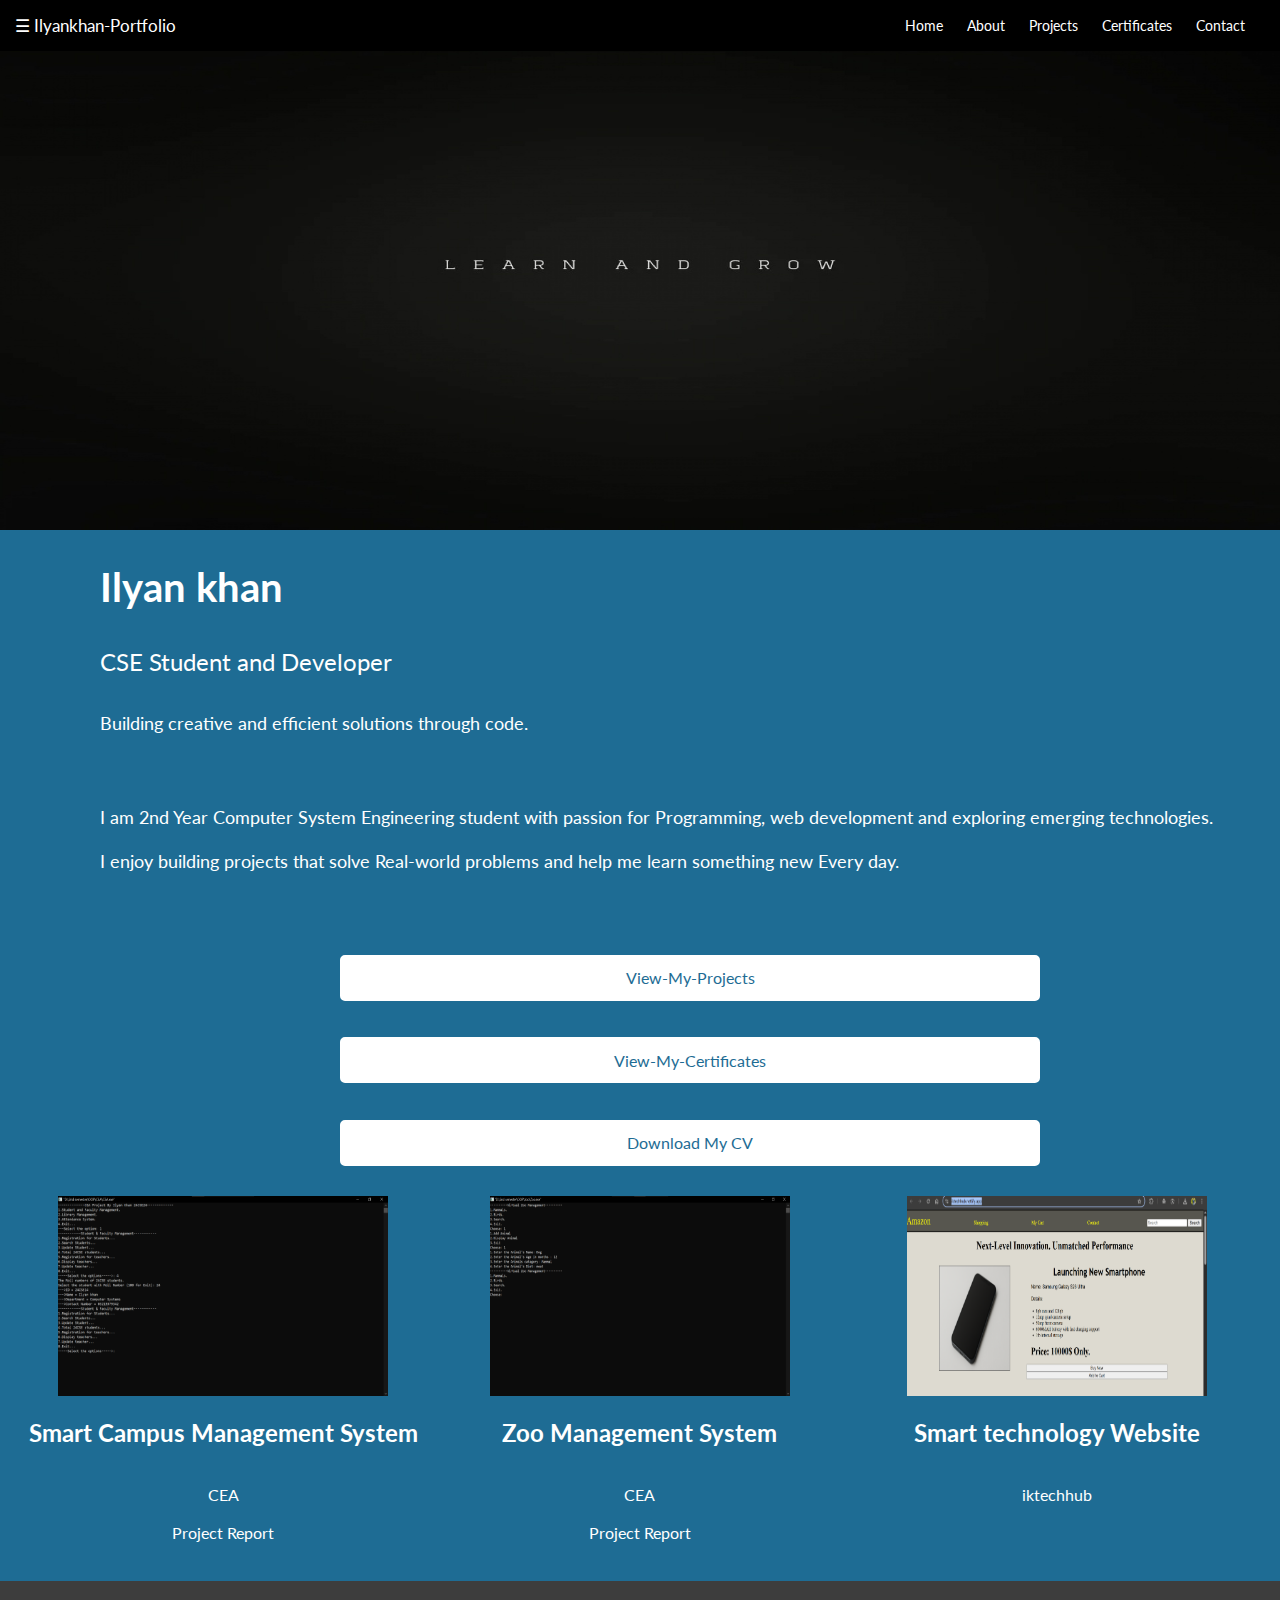
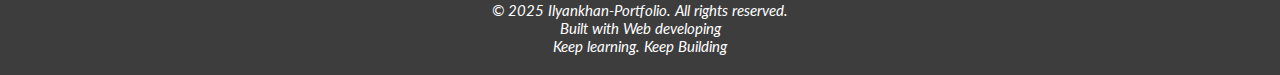
<file: index.html>
<!DOCTYPE html>
<html lang="en">
<head>
    <meta charset="UTF-8">
    <meta name="viewport" content="width=device-width, initial-scale=1.0">
    <title>Ilyankhan-Portfolio</title>
    <link rel="icon" href="favicon.svg" type="image/x-icon">
    <link rel="stylesheet" href="Style.css">
    <link rel="preconnect" href="https://fonts.googleapis.com">
<link rel="preconnect" href="https://fonts.gstatic.com" crossorigin>
<link href="https://fonts.googleapis.com/css2?family=Lato:ital,wght@0,100;0,300;0,400;0,700;0,900;1,100;1,300;1,400;1,700;1,900&display=swap" rel="stylesheet">
</head>
<body>
<!--Navigation bar-->
<div id="navbar">
   <div id="name"><Label >&#9776;  Ilyankhan-Portfolio</Label></div>
   <div id="menu">
    <a class="nav" href="index.html">Home</a>
    <a class="nav" href="About-me.html" >About</a>
    <a class="nav" href="Projects.html">Projects</a>
    <a class="nav" href="Certificates.html">Certificates</a>
    <a class="nav" href="contact me.html">Contact</a>
    </div>
</div>
<!--Home Section-->

<img id="bg" src="bg.jpg" alt="Background image">
<div id="div1">
    <h3 id="h1">Ilyan khan</h3><br>
    <p id="p1">CSE Student and Developer</p><br>
    <p id="p2">Building creative and efficient solutions through code.</p><br><br>
    <p id="p2">I am 2nd Year Computer System Engineering student with passion for Programming, web development and exploring emerging technologies.<br><br>I enjoy building projects that solve Real-world problems and help me learn something new Every day.</p><br><br>
    <div id="Buttons">
    <button id="b1" onclick="window.location.href='Projects.html'" >View-My-Projects</button><br><br>
    <button id="b1" onclick="window.location.href='Certificates.html'" >View-My-Certificates</button><br><br>
    <button id="b1"  onclick="window.open('CV.pdf','_blank' )">Download My CV</button>
    </div>
</div>
<!--PIC 1-->
<div id="div2">
    <div id="pic1">
<img src="cea.png" alt="CEA photo" id="cea" height="200px" width="330px"><br>
<br><div id="l1"><h2>Smart Campus Management System</h2></div>
<br><br><div id="dec1"><p id="dec">
    <span id="span1"><a id="NUL" target="blank" href="https://drive.google.com/file/d/14U-XcXwOdHCiB4PT2_es-NHTGWN8E3TB/view?usp=drive_link">CEA</a> </span><br><br>
    <span id="span1"><a id="NUL" target="blank" href="https://docs.google.com/document/d/1ZYkfjhFBdPSd7b_ACw1wcQl38pi89kOD/edit?usp=drive_link&ouid=113850321596054288360&rtpof=true&sd=true">Project Report</a> </span></p>
</div>
    </div>
<!--PIC 1-->
    <div id="pic2">
<img src="zoo.png" alt="Zoo photo" id="zoo" height="200px" width="300px"><br>
<br><div id="l2"><h2>Zoo Management System</h2></div><br><br>
<div id="dec2"><p id="dec">
    <span id="span1"><a id="NUL" target="blank" href="https://drive.google.com/file/d/1_cMHR7gBvEUn11WxIwVyL2gSsfQIcp3i/view?usp=drive_link">CEA</a> </span><br><br>
    <span id="span1"><a id="NUL" target="blank" href="https://drive.google.com/file/d/1gGCj6z65ozY9t7jFXgz8rbG-Al7URyGv/view?usp=drive_link">Project Report</a> </span><br><br>
</p>
</div>
    </div>
    <div id="pic3">
<img src="iktechhub.png" alt="Website photo" id="web" height="200px" width="300px"><br>
<br><span id="l3"><h2>Smart technology Website</h2></span><br><br>
 <a id="NUL"href="https://iktechhub.netlify.app/" target="blank">iktechhub</a>
    </div>

</div>
</div>
<!--Footer-->
<footer>
    <p class="footertext">© 2025 Ilyankhan-Portfolio. All rights reserved.</p>
    <p class="footertext">Built with Web developing</p>
    <p class="footertext">Keep learning. Keep Building</p>
</footer>
    
</body>
</html>
</file>
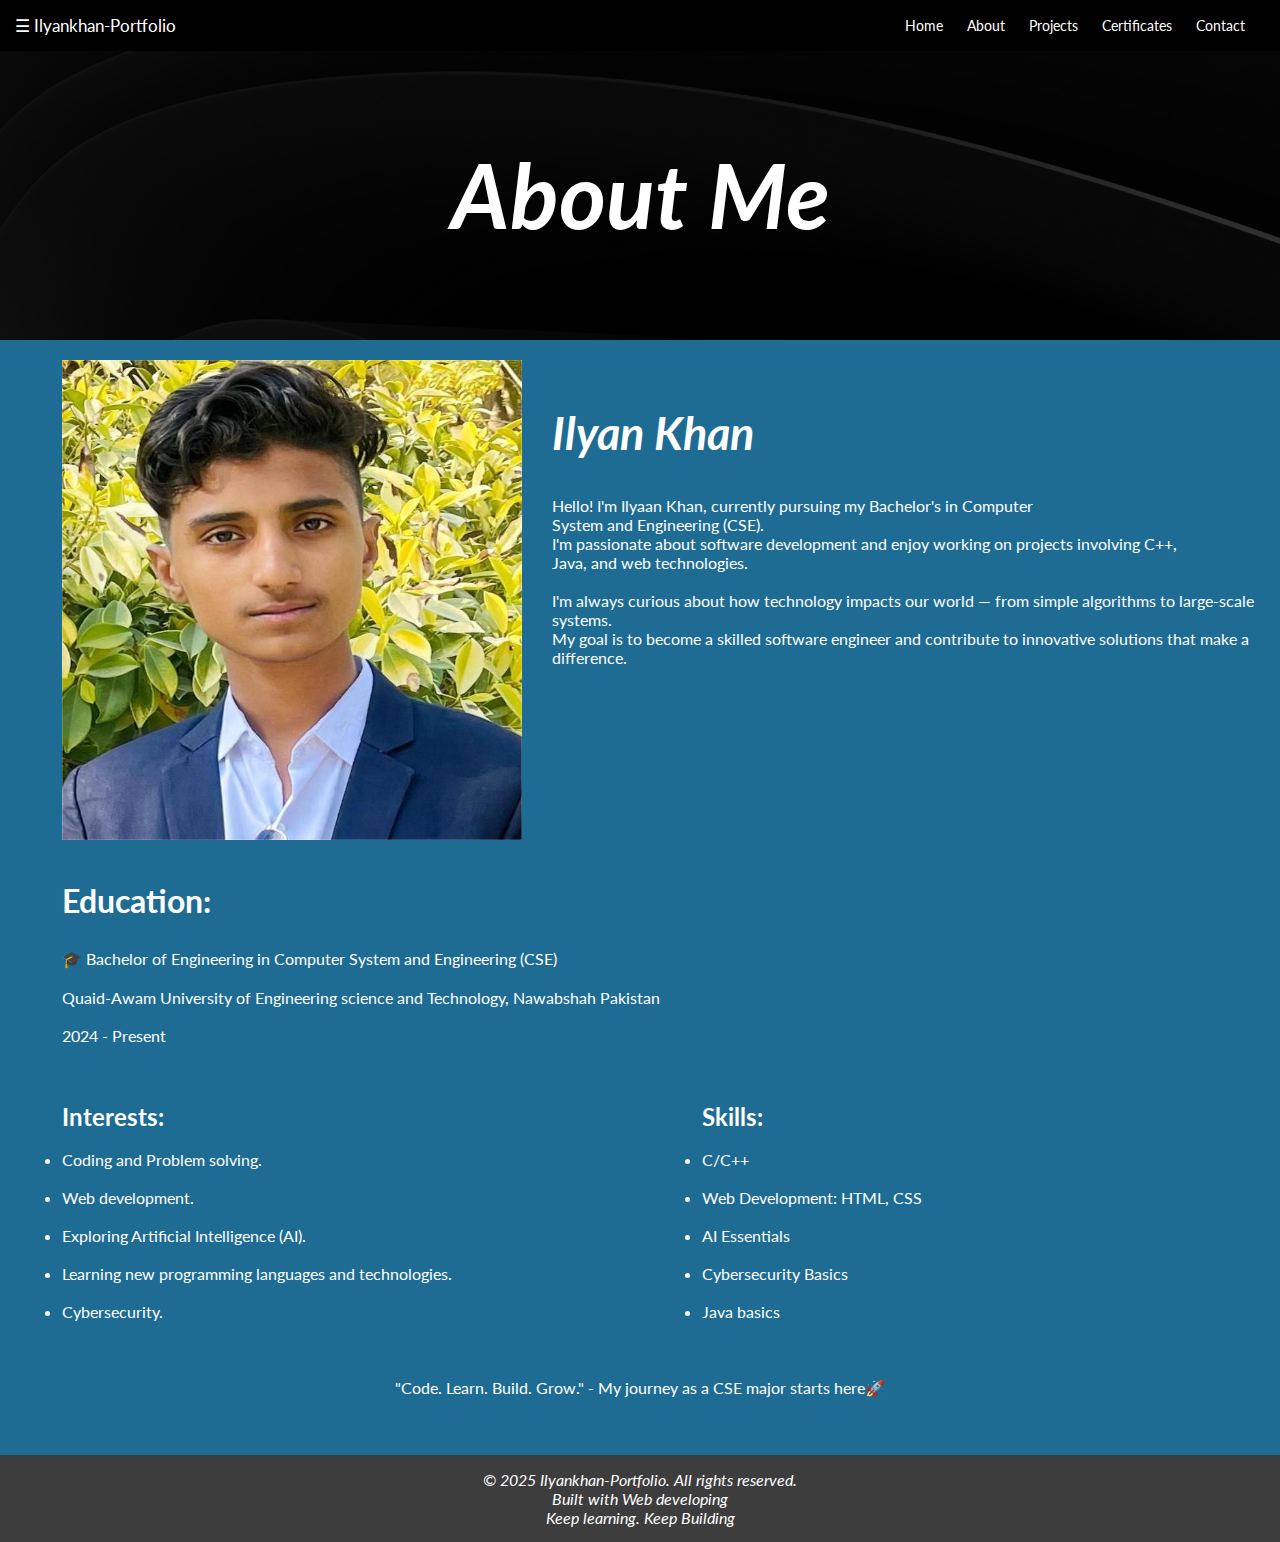
<file: About-me.html>
<!DOCTYPE html>
<html lang="en">
<head>
    <meta charset="UTF-8">
    <meta name="viewport" content="width=device-width, initial-scale=1.0">
    <title>Ilyankhan-Portfolio</title>
    <link rel="stylesheet" href="About-me.css">
    <link rel="icon" href="favicon.svg" type="image/x-icon">
    <link rel="preconnect" href="https://fonts.googleapis.com">
<link rel="preconnect" href="https://fonts.gstatic.com" crossorigin>
<link href="https://fonts.googleapis.com/css2?family=Lato:ital,wght@0,100;0,300;0,400;0,700;0,900;1,100;1,300;1,400;1,700;1,900&display=swap" rel="stylesheet">
</head>
<body>
        <!--Navigation bar-->
<div id="navbar">
   <div id="name"><Label >&#9776;  Ilyankhan-Portfolio</Label></div>
   <div id="menu">
    <a class="nav" href="index.html">Home</a>
    <a class="nav" href="About-me.html" >About</a>
    <a class="nav" href="Projects.html">Projects</a>
    <a class="nav" href="Certificates.html">Certificates</a>
    <a class="nav" href="Contact me.html">Contact</a>
    </div>
    </div>
<!--Home section-->

    <div id="div1">
    <div id="aboutbg" height="340px" width="100%"><h2 id="aboutme">About Me</h2> </div>
    </div>
    <div id="div2">
        <div id="pic1"><img src="ilyan.jpg" alt="Ilyan khan photo" height="480px" width="460" ></div>
        <div id="name1"><br><h2>Ilyan Khan</h2><br>
            <p id="details">Hello! I'm Ilyaan Khan, currently pursuing my Bachelor's in Computer<br> System and Engineering (CSE).
<br>I'm passionate about software development and enjoy working on projects involving C++, <br>Java, and web technologies.
<br><br>
I'm always curious about how technology impacts our world — from simple algorithms to large-scale systems.<br>
My goal is to become a skilled software engineer and contribute to innovative solutions that make a difference.</p>
</div>
    </div><br><br>
<h1 id="h1">Education:</h1><br>
<p id="p1">🎓 Bachelor of Engineering in Computer System and Engineering (CSE)  <br><br>
Quaid-Awam University of Engineering science and Technology, Nawabshah Pakistan<br><br>
2024 - Present</p><br><br><br>

<div id="skill">
<div id="interests">
    <h2>Interests: </h2><br>
    <ul>
        <li>Coding and Problem solving.</li><br>
        <li>Web development.</li><br>
        <li>Exploring Artificial Intelligence (AI).</li><br>
        <li>Learning new programming languages and technologies.</li><br>
        <li>Cybersecurity.</li><br>
    </ul>
</div>
<div id="skills">
    <h2>Skills: </h2><br>
    <ul>
        <li>C/C++</li><br>
        <li>Web Development: HTML, CSS</li><br>
        <li>AI Essentials</li><br>
        <li>Cybersecurity Basics</li><br>
        <li>Java basics</li><br>
    </ul>
</div>
</div><br><br>
<p id="quote">"Code. Learn. Build. Grow." - My journey as a CSE major starts here🚀</p>
<br><br><br>
<footer>
    © 2025 Ilyankhan-Portfolio. All rights reserved.<br>
    Built with Web developing<br>
    Keep learning. Keep Building<br>
</footer>
    


</body>
</html>
</file>
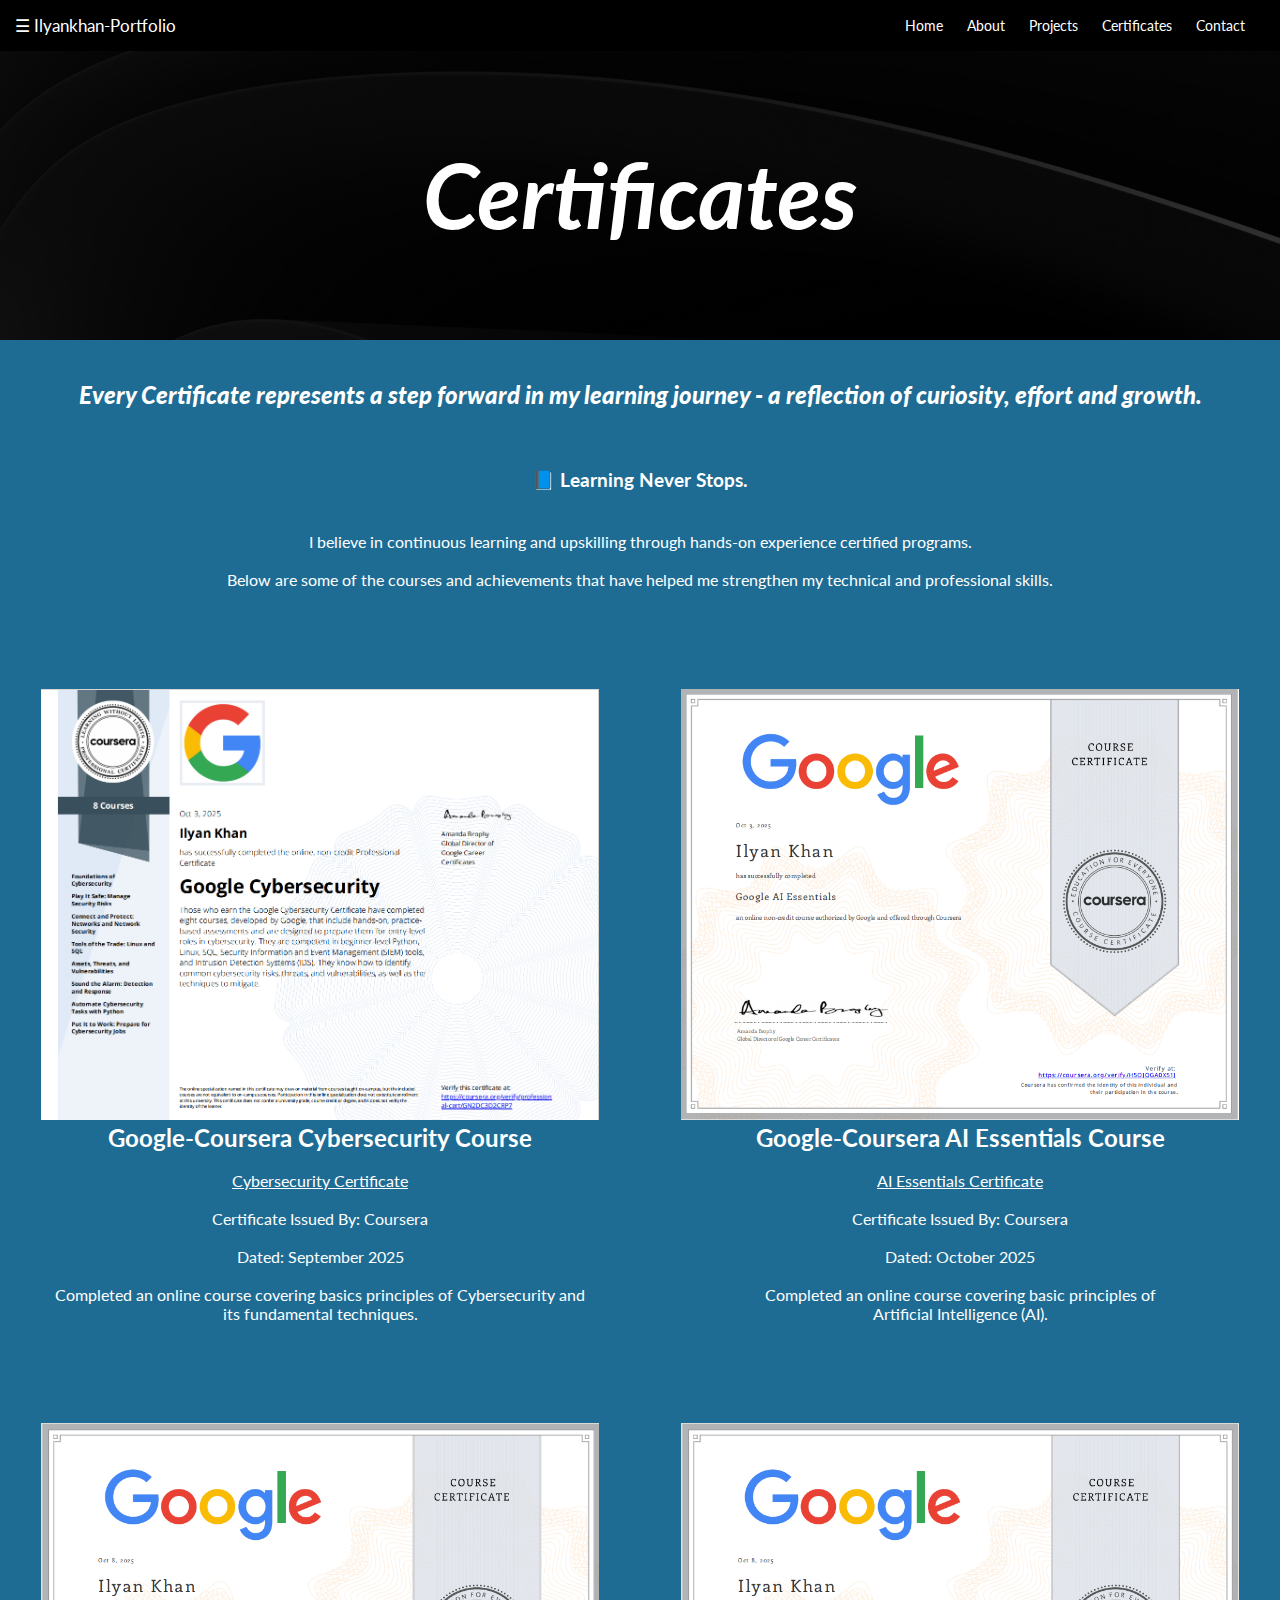
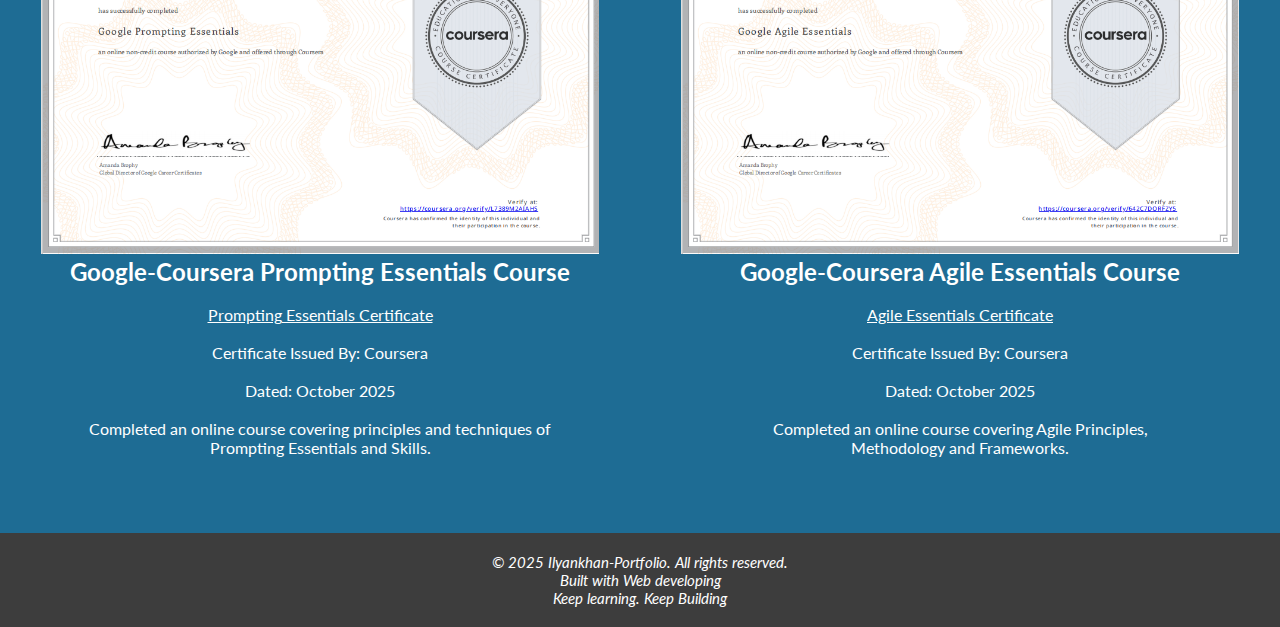
<file: Certificates.html>
<!DOCTYPE html>
<html lang="en">
<head>
    <meta charset="UTF-8">
    <meta name="viewport" content="width=device-width, initial-scale=1.0">
    <title>Ilyankhan-Portfolio</title>
    <link rel="stylesheet" href="Certificates.css">
    <link rel="icon" href="favicon.svg" type="image/x-icon">
     <link rel="preconnect" href="https://fonts.googleapis.com">
<link rel="preconnect" href="https://fonts.gstatic.com" crossorigin>
<link href="https://fonts.googleapis.com/css2?family=Lato:ital,wght@0,100;0,300;0,400;0,700;0,900;1,100;1,300;1,400;1,700;1,900&display=swap" rel="stylesheet">
</head>
<body>
<!--Navigation bar-->
<div id="navbar">
   <div id="name"><Label >&#9776;  Ilyankhan-Portfolio</Label></div>
   <div id="menu">
    <a class="nav" href="index.html">Home</a>
    <a class="nav" href="About-me.html" >About</a>
    <a class="nav" href="Projects.html">Projects</a>
    <a class="nav" href="Certificates.html">Certificates</a>
    <a class="nav" href="Contact me.html">Contact</a>
    </div>
</div>
<!--Contact Section-->
 <div id="div1">
    <div id="aboutbg" height="340px" width="100%"><h2 id="certificates">Certificates</h2> </div>
    </div>
<h2 id="headings"><i><b>Every Certificate represents a step forward in my learning journey - a reflection of curiosity, effort and growth. </b></i></h2>
<h3 id="headings">📘 Learning Never Stops.</h3>
<p id="paragraphs">I believe in continuous learning and upskilling through hands-on experience certified programs.</p><br>
<p id="paragraphs">Below are some of the courses and achievements that have helped me strengthen my technical and professional skills.</p>

<div id="container1">
    <div id="Certificate1">
        <img src="Cybersecurity.png" height="431px" width="558px"><br>
        <h2>Google-Coursera Cybersecurity Course</h2><br>
        <a target="blank" href="https://drive.google.com/file/d/19oRIFsq52sf1E6EYALTfTEGQ4WsAu8tK/view?usp=drive_link">Cybersecurity Certificate</a><br><br>
        <p>Certificate Issued By: Coursera</p><br>
        <p>Dated: September 2025</p><br>
        <p id="paragraphs">Completed an online course covering basics principles of Cybersecurity and <br>its fundamental techniques.</p>
    </div>
    <div id="Certificate2">
         <img src="AI Essentials.png" height="431px" width="558px"><br>
        <h2>Google-Coursera AI Essentials Course</h2><br>
        <a target="blank" href="https://drive.google.com/file/d/1DDLSK4b8PX8s54bAS-Awu11Z5RP3L4jE/view?usp=drive_link">AI Essentials Certificate</a><br><br>
        <p>Certificate Issued By: Coursera</p><br>
        <p>Dated: October 2025</p><br>
        <p id="paragraphs">Completed an online course covering basic principles of <br>Artificial Intelligence (AI).</p>
    </div>

</div>

<div id="container2">
    <div id="Certificate3">
        <img src="Prompting Essentials.png" height="431px" width="558px"><br>
        <h2>Google-Coursera Prompting Essentials Course</h2><br>
        <a target="blank" href="https://drive.google.com/file/d/1SoEZQ3hi13_7L1ha8jCs4fHQE3rSCOWt/view?usp=drive_link">Prompting Essentials Certificate</a><br><br>
        <p>Certificate Issued By: Coursera</p><br>
        <p>Dated: October 2025</p><br>
        <p id="paragraphs">Completed an online course covering principles and techniques of <br>Prompting Essentials and Skills.</p>
    </div>
    <div id="Certificate4">
         <img src="Agile Essentials.png" height="431px" width="558px"><br>
        <h2>Google-Coursera Agile Essentials Course</h2><br>
        <a target="blank" href="https://drive.google.com/file/d/1CKSBtnqjuiB-nTeGbCmubA0fYrPMI8If/view?usp=drive_link">Agile Essentials Certificate</a><br><br>
        <p>Certificate Issued By: Coursera</p><br>
        <p>Dated: October 2025</p><br>
        <p id="paragraphs">Completed an online course covering Agile Principles,<br> Methodology and Frameworks.</p>

    </div>

</div><br><br><br><br>
<!--footer-->
<footer>
    <p class="footertext">© 2025 Ilyankhan-Portfolio. All rights reserved.</p>
    <p class="footertext">Built with Web developing</p>
    <p class="footertext">Keep learning. Keep Building</p>
</footer>















    </body>
    </html>
</file>
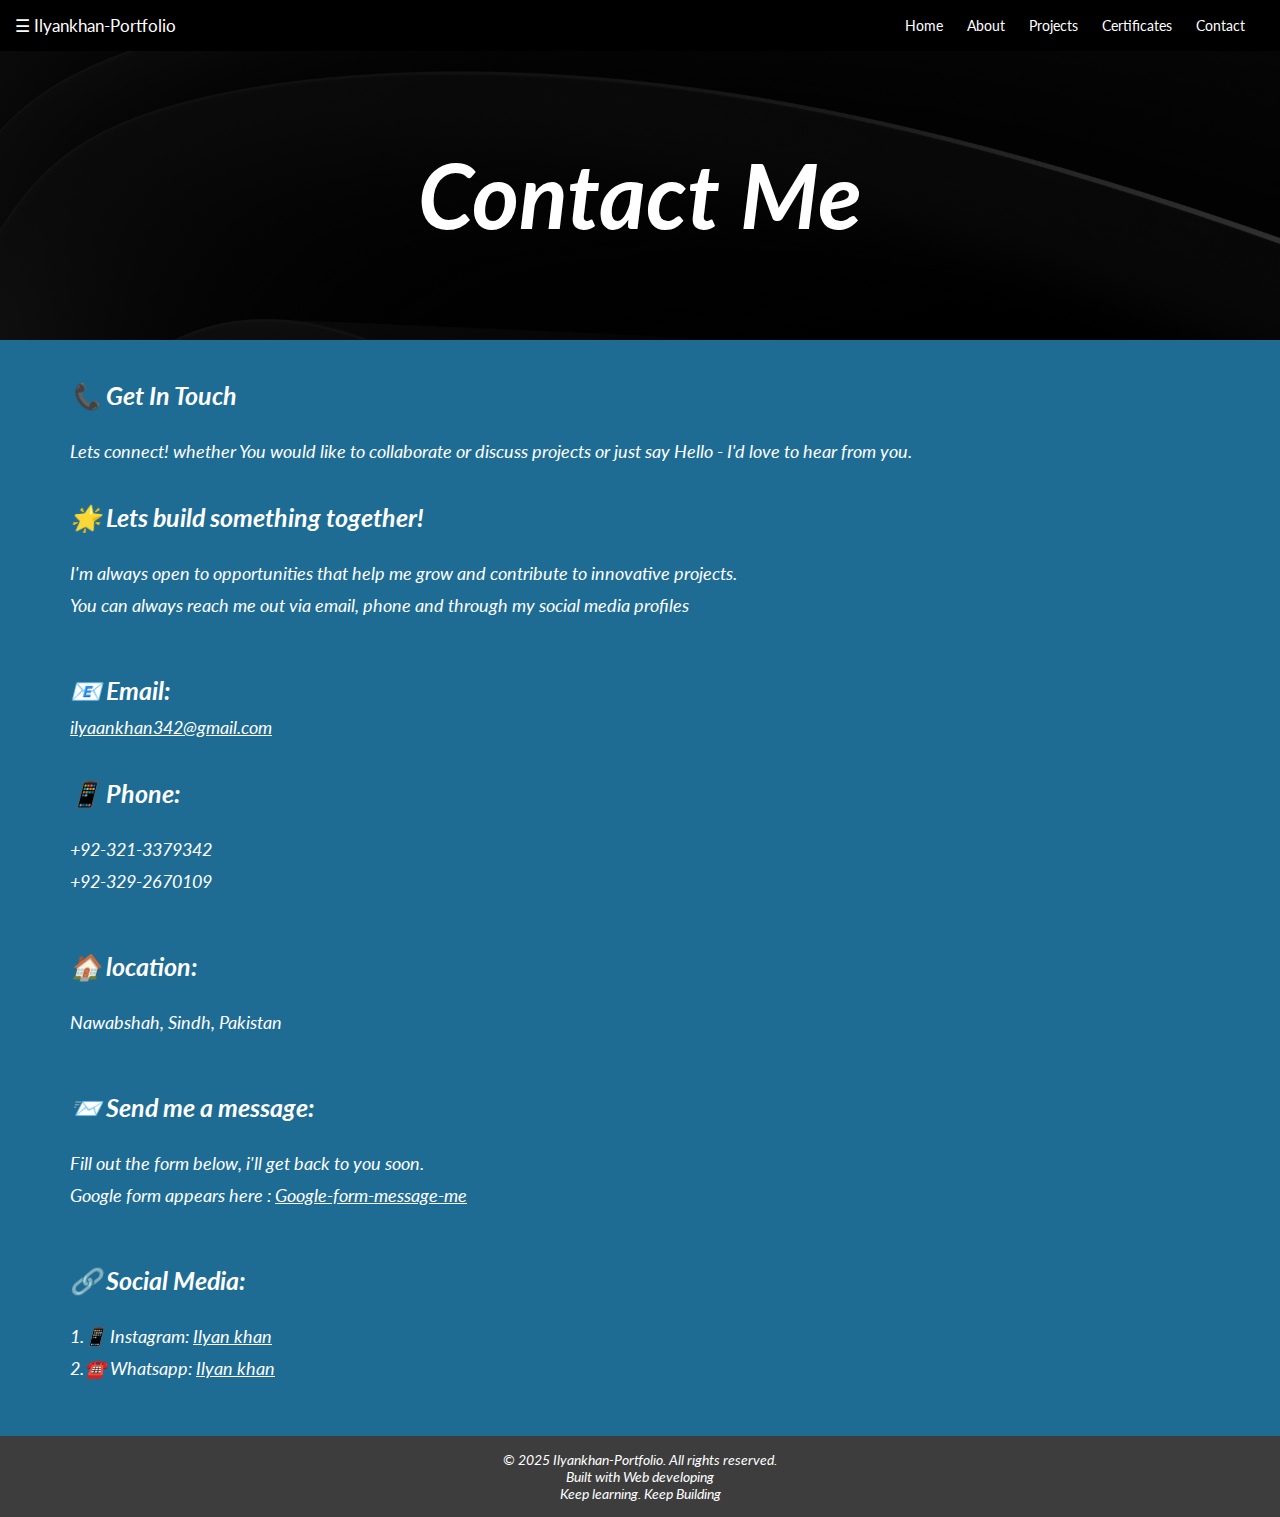
<file: Contact me.html>
<!DOCTYPE html>
<html lang="en">
<head>
    <meta charset="UTF-8">
    <meta name="viewport" content="width=device-width, initial-scale=1.0">
    <title>Ilyankhan-Portfolio</title>
    <link rel="stylesheet" href="Contact me.css">
    <link rel="icon" href="favicon.svg" type="image/x-icon">
     <link rel="preconnect" href="https://fonts.googleapis.com">
<link rel="preconnect" href="https://fonts.gstatic.com" crossorigin>
<link href="https://fonts.googleapis.com/css2?family=Lato:ital,wght@0,100;0,300;0,400;0,700;0,900;1,100;1,300;1,400;1,700;1,900&display=swap" rel="stylesheet">
</head>
<body>
<!--Navigation bar-->
<div id="navbar">
   <div id="name"><Label >&#9776;  Ilyankhan-Portfolio</Label></div>
   <div id="menu">
    <a class="nav" href="index.html">Home</a>
    <a class="nav" href="About-me.html" >About</a>
    <a class="nav" href="Projects.html">Projects</a>
    <a class="nav" href="Certificates.html">Certificates</a>
    <a class="nav" href="Contact me.html">Contact</a>
    </div>
</div>
<!--Contact Section-->
 <div id="div1">
    <div id="aboutbg" height="340px" width="100%"><h2 id="contactme">Contact Me</h2> </div>
    </div>
<h2 class="heading">📞 Get In Touch</h2><br>
<p class="paragraph">Lets connect! whether You would like to collaborate or discuss projects or just say Hello - I'd love to hear from you.</p>

<h2 class="heading">🌟 Lets build something together!</h2><br>
<p class="paragraph">I'm always open to opportunities that help me grow and contribute to innovative projects.</p>
<p class="paragraph">You can always reach me out via email, phone and through my social media profiles</p>
<br>
<h2 class="heading">📧 Email:</h2>
<p class="paragraph"><a href="ilyaankhan342@gmail.com">ilyaankhan342@gmail.com</a> </p>

<h2 class="heading">📱 Phone:</h2><br>
<p class="paragraph">+92-321-3379342</p>
<p class="paragraph">+92-329-2670109</p>
<br>
<h2 class="heading">🏠  location:</h2><br>
<p class="paragraph">Nawabshah, Sindh, Pakistan</p><br>

<h2 class="heading">📨  Send me a message:</h2><br>
<p class="paragraph">Fill out the form below, i'll get back to you soon.</p>
<p class="paragraph">Google form appears here : <a href="https://forms.gle/SBeYhvDqWcezjjoG9">Google-form-message-me</a> </p><br>
<h2 class="heading">🔗  Social Media:</h2><br>
<p class="paragraph">1.📱 Instagram:  <a href="https://www.instagram.com/ilyaankhan342?igsh=MTY1Mnl4M3Y0NzViMQ==">Ilyan khan</a> </p>
<p class="paragraph">2.☎️ Whatsapp: <a href="https://wa.me/qr/DY2OLL5DUY66L1">Ilyan khan</a> </p>
<br><br><br>
<!--Footer-->
<footer>
    <p id="footertxt">© 2025 Ilyankhan-Portfolio. All rights reserved.</p>
    <p id="footertxt">Built with Web developing</p>
    <p id="footertxt">Keep learning. Keep Building</p>
</footer>
</body>
</html>
</file>
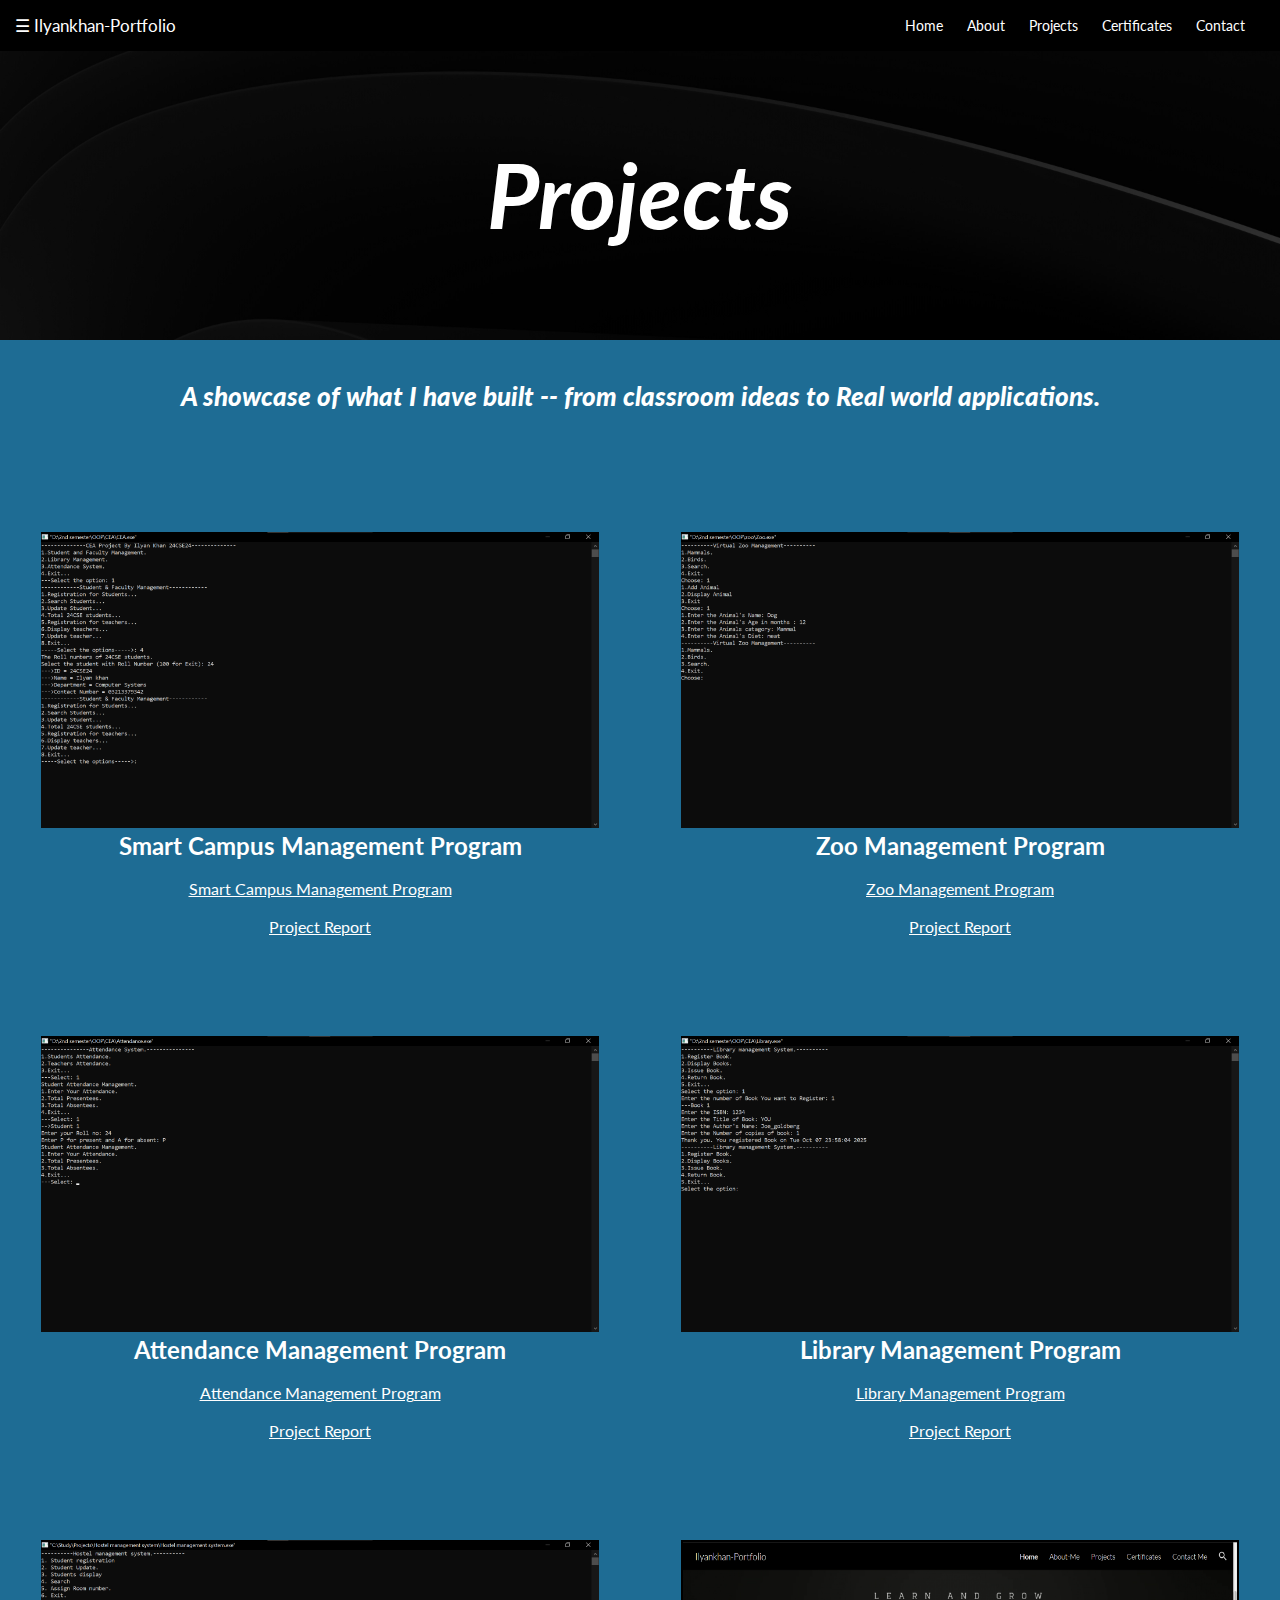
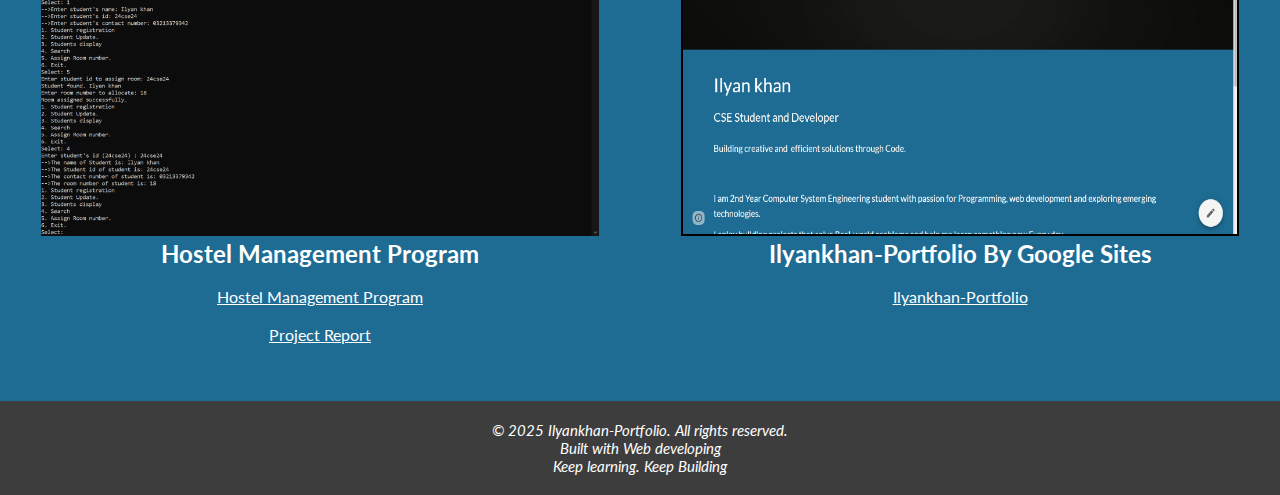
<file: Projects.html>
<!DOCTYPE html>
<html lang="en">
<head>
    <meta charset="UTF-8">
    <meta name="viewport" content="width=device-width, initial-scale=1.0">
    <title>Ilyankhan-Portfolio</title>
    <link rel="stylesheet" href="Projects.css">
    <link rel="icon" href="favicon.svg" type="image/x-icon">
     <link rel="preconnect" href="https://fonts.googleapis.com">
<link rel="preconnect" href="https://fonts.gstatic.com" crossorigin>
<link href="https://fonts.googleapis.com/css2?family=Lato:ital,wght@0,100;0,300;0,400;0,700;0,900;1,100;1,300;1,400;1,700;1,900&display=swap" rel="stylesheet">
</head>
<body>
<!--Navigation bar-->
<div id="navbar">
   <div id="name"><Label >&#9776;  Ilyankhan-Portfolio</Label></div>
   <div id="menu">
    <a class="nav" href="index.html">Home</a>
    <a class="nav" href="About-me.html" >About</a>
    <a class="nav" href="Projects.html">Projects</a>
    <a class="nav" href="Certificates.html">Certificates</a>
    <a class="nav" href="Contact me.html">Contact</a>
    </div>
</div>
<!--Contact Section-->
 <div id="div1">
    <div id="aboutbg" height="340px" width="100%"><h2 id="projects">Projects</h2> </div>
    </div>
<h3 id="heading"><i><b>A showcase of what I have built -- from classroom ideas to Real world applications. </b></i></h3>
<div id="container1">
    <div id="project1">
        <img src="cea.png" height="296px" width="558px"><br>
        <h2>Smart Campus Management Program</h2><br>
        <a href="https://drive.google.com/file/d/14U-XcXwOdHCiB4PT2_es-NHTGWN8E3TB/view?usp=drive_link">Smart Campus Management Program</a><br><br>
        <a href="https://docs.google.com/document/d/1ZYkfjhFBdPSd7b_ACw1wcQl38pi89kOD/edit?usp=drive_link&ouid=113850321596054288360&rtpof=true&sd=true">Project Report</a><br>

    </div>
    <div id="project2">
         <img src="zoo.png" height="296px" width="558px"><br>
        <h2>Zoo Management Program</h2><br>
        <a href="https://drive.google.com/file/d/1_cMHR7gBvEUn11WxIwVyL2gSsfQIcp3i/view?usp=drive_link">Zoo Management Program</a><br><br>
        <a href="https://drive.google.com/file/d/1gGCj6z65ozY9t7jFXgz8rbG-Al7URyGv/view?usp=drive_link">Project Report</a><br>


    </div>

</div>
<div id="container2">
    <div id="project3">
        <img src="attendance.png" height="296px" width="558px"><br>
        <h2>Attendance Management Program</h2><br>
        <a href="https://drive.google.com/file/d/1v97YO62v2VDKb-f544JKBl5r6z3EsUUL/view?usp=drive_link">Attendance Management Program</a><br><br>
        <a target="blank" href="https://drive.google.com/file/d/19CTfqgxvCWayloF-S6VrVMfZ4CyS911s/view?usp=drive_link">
            Project Report
        </a><br>
    </div>
    <div id="project4">
         <img src="library.png" height="296px" width="558px"><br>
        <h2>Library Management Program</h2><br>
        <a href="https://drive.google.com/file/d/1v97YO62v2VDKb-f544JKBl5r6z3EsUUL/view?usp=drive_link">Library Management Program</a><br><br>
        <a target="blank" href="https://docs.google.com/document/d/1z3G5irknlYNDJRSFlHHjpqsL2wreLeqa/edit?usp=drive_link&ouid=113850321596054288360&rtpof=true&sd=true">
            Project Report
        </a><br>

    </div>

</div>
<div id="container3">
    <div id="project5">
        <img src="Hostel management system.png" height="296px" width="558px"><br>
        <h2>Hostel Management Program</h2><br>
        <a href="https://drive.google.com/file/d/1M-GnBhpA4c_0CaJZwOXBx_P0jYIP5Uux/view?usp=drive_link">Hostel Management Program</a><br><br>
         <a target="blank" href="https://drive.google.com/file/d/1_mhb6ppvItumfbmvgQ44G5nVOYtrpeIs/view?usp=drive_link">Project Report</a><br>
    </div>
    <div id="project6">
         <img id="imgsites" src="Ilyankhan-portfolio Google sites.png" height="296px" width="558px"><br>
        <h2>Ilyankhan-Portfolio By Google Sites</h2><br>
        <a href="https://sites.google.com/view/ilyankhan-portfolio/home">Ilyankhan-Portfolio</a><br>

    </div>

</div><br><br><br>
<!--Footer-->
<footer>
    <p class="footertext">© 2025 Ilyankhan-Portfolio. All rights reserved.</p>
    <p class="footertext">Built with Web developing</p>
    <p class="footertext">Keep learning. Keep Building</p>
</footer>
</body>
</html>
</file>
<file: Style.css>
*{
    margin:0px;
    padding:0px;
    font-family:"Lato",sans-serif;
    box-sizing: border-box;
}
#navbar{
    background-color:black;
    color:white;
    display:flex;
    justify-content:space-between;
    padding:15px;
    width:100%;
    position:fixed;
  
}
#menu{
    text-align:right;
    display:inline-block;
}
#name{
    font-size:17px;
    display:inline-block;
}
.nav{
    margin-right:20px;
    text-decoration:none;
    color:white;
    font-size:14px;
}
/*Home Section*/
body{
    background-color:#1e6c94;
}
#bg{width:100%;
    height:530px;
    opacity:1;
}
#div1{
    color:white;
    padding-left:100px;
    font-size:30px;
    padding-top:30px;

}
#h1{
    font-size:40px;
}
#p1{
    font-size:24px;
}

#p2{
    font-size:18px;
}
#Buttons{
    text-align:center;
    padding:10px;
}
#NUL{
    text-decoration:none;
    color:white;
}
#b1{
    background-color:white;
    color:#1e6c94;
    border:2px solid white;
    padding:10px;
    font-size:16px;
    width:700px;
    height: 46px;
    border-radius:5px;
    cursor:pointer;
}
#div2{
    display:grid;
    grid-template-columns :1fr 1fr 1fr;
    gap:10px;
    color:white;
    justify-content:space-around;
    text-align:center;
    text-decoration:none;
    padding:20px;
}

footer{
    background-color:#3d3d3d;
    color:white;
    text-align:center;
    padding:20px;
    margin-right:20px;
    font-style:italic;
    font-size:15px;
    width:100%;
}
</file>
<file: About-me.css>
*{
    margin:0px;
    color:white;
    padding:0px;
    font-family:"Lato",sans-serif;
    box-sizing: border-box;
}
#navbar{
    background-color:black;
    color:white;
    display:flex;
    justify-content:space-between;
    padding:15px;
    width:100%;
    position:fixed;
  
}
#menu{
    text-align:right;
    display:inline-block;
}
#name{
    font-size:17px;
    display:inline-block;
}
.nav{
    margin-right:20px;
    text-decoration:none;
    color:white;
    font-size:14px;
}
/*Body*/
body{
    background-color:#1e6c94;
    
}
 #aboutbg{ height:340px;
    width:100%; 
    text-align:center;
    background-image:url("aboutmebg.jpg");
        background-size: cover; }
#aboutme{
   padding-top:140px;
    font-size:90px;
    font-style:italic;
}
#div1{
    color:white;
}
#div2{
    display:flex;
    padding-left:62px;
    padding-top:20px;
}
#name1{
    display:block;
    padding-left:30px;
    padding-top:10px;
    font-style:italic;
    font-size:30px;
}
#details{
    font-size:16px;
    font-style:normal;
    padding-right:20px;
}
#h1{
    padding-left:62px;
}
#p1{
    padding-left:62px;
    padding-top:10px;
}
#skill{
    padding-left:62px;
    display:flex;
    
    
}
#skills{
    padding-left:250px;
}
#quote{
    text-align:center;
}
footer{
    text-align:center;
    background-color:#3d3d3d;
    padding:15px;
    font-style:italic;
    width:100%;
}
</file>
<file: Certificates.css>
*{
    margin:0px;
    padding:0px;
    font-family:"Lato",sans-serif;
    box-sizing: border-box;
}
#navbar{
    background-color:black;
    color:white;
    display:flex;
    justify-content:space-between;
    padding:15px;
    width:100%;
    position:fixed;
  
}
#menu{
    text-align:right;
    display:inline-block;
}
#name{
    font-size:17px;
    display:inline-block;
}
.nav{
    margin-right:20px;
    text-decoration:none;
    color:white;
    font-size:14px;
}
/*Body*/
body{
    background-color:#1e6c94;
    color:white;
    
}
 #aboutbg{ height:340px;
    width:100%; 
    text-align:center;
    background-image:url("aboutmebg.jpg");
    background-size: cover; }
#certificates{
   padding-top:140px;
    font-size:90px;
    font-style:italic;
}
#headings{
    padding:20px;
text-align:center;
margin:20px;
}
a{
    color:white;
}
#paragraphs{
    text-align:center;
}
#container1{
    margin-top:100px;
    display:flex;
    text-align:center;
    justify-content:space-around;
}
#container2{
    margin-top:100px;
    display:flex;
    text-align:center;
    justify-content:space-around;
}
footer{
    background-color:#3d3d3d;
    color:white;
    text-align:center;
    padding:20px;
    margin-right:20px;
    font-style:italic;
    font-size:15px;
    width:100%;
}
</file>
<file: Contact me.css>
*{
    margin:0px;
    padding:0px;
    font-family:"Lato",sans-serif;
    box-sizing: border-box;
}
#navbar{
    background-color:black;
    color:white;
    display:flex;
    justify-content:space-between;
    padding:15px;
    width:100%;
    position:fixed;
  
}
#menu{
    text-align:right;
    display:inline-block;
}
#name{
    font-size:17px;
    display:inline-block;
}
.nav{
    margin-right:20px;
    text-decoration:none;
    color:white;
    font-size:14px;
}
/*Body*/
body{
    background-color:#1e6c94;
    color:white;
    
}
 #aboutbg{ height:340px;
    width:100%; 
    text-align:center;
    background-image:url("aboutmebg.jpg");
        background-size: cover; }
#contactme{
   padding-top:140px;
    font-size:90px;
    font-style:italic;
}
#div1{
    color:white;
}
.heading{
    font-style:italic;
    font-size:25px;
    padding-left:70px;
    padding-top:40px;
}
.paragraph{
    font-style:italic;
    font-size:18px;
    color:white;
    padding-left:70px;
    text-decoration:none;
    padding-top:10px;
}
a{
    color:white;
}
footer{
    background-color:#3d3d3d;
    color:white;
    text-align:center;
    padding:15px;
    font-size:14px;
    width:100%;
    font-style:italic;
}
</file>
<file: Projects.css>
*{
    margin:0px;
    padding:0px;
    font-family:"Lato",sans-serif;
    box-sizing: border-box;
}
#navbar{
    background-color:black;
    color:white;
    display:flex;
    justify-content:space-between;
    padding:15px;
    width:100%;
    position:fixed;
  
}
#menu{
    text-align:right;
    display:inline-block;
}
#name{
    font-size:17px;
    display:inline-block;
}
.nav{
    margin-right:20px;
    text-decoration:none;
    color:white;
    font-size:14px;
}
/*Body*/
body{
    background-color:#1e6c94;
    color:white;
    
}
 #aboutbg{ height:340px;
    width:100%; 
    text-align:center;
    background-image:url("aboutmebg.jpg");
        background-size: cover; }
#projects{
   padding-top:140px;
    font-size:90px;
    font-style:italic;
}
#heading{
    font-size:26px;
    padding:20px;
text-align:center;
margin:20px;
}
#headings{
    padding:20px;
text-align:center;
margin:20px;
}
a{
    color:white;
}
#container1{
    margin-top:100px;
    display:flex;
    text-align:center;
    justify-content:space-around;
}
#container2{
    margin-top:100px;
    display:flex;
    text-align:center;
    justify-content:space-around;
}
#container3{
    display:flex;
    margin-top:100px;
    text-align:center;
    justify-content:space-around;
}
#imgsites{
    border:2px solid black;
}
footer{
    background-color:#3d3d3d;
    color:white;
    text-align:center;
    padding:20px;
    margin-right:20px;
    font-style:italic;
    font-size:15px;
    width:100%;
}
</file>
